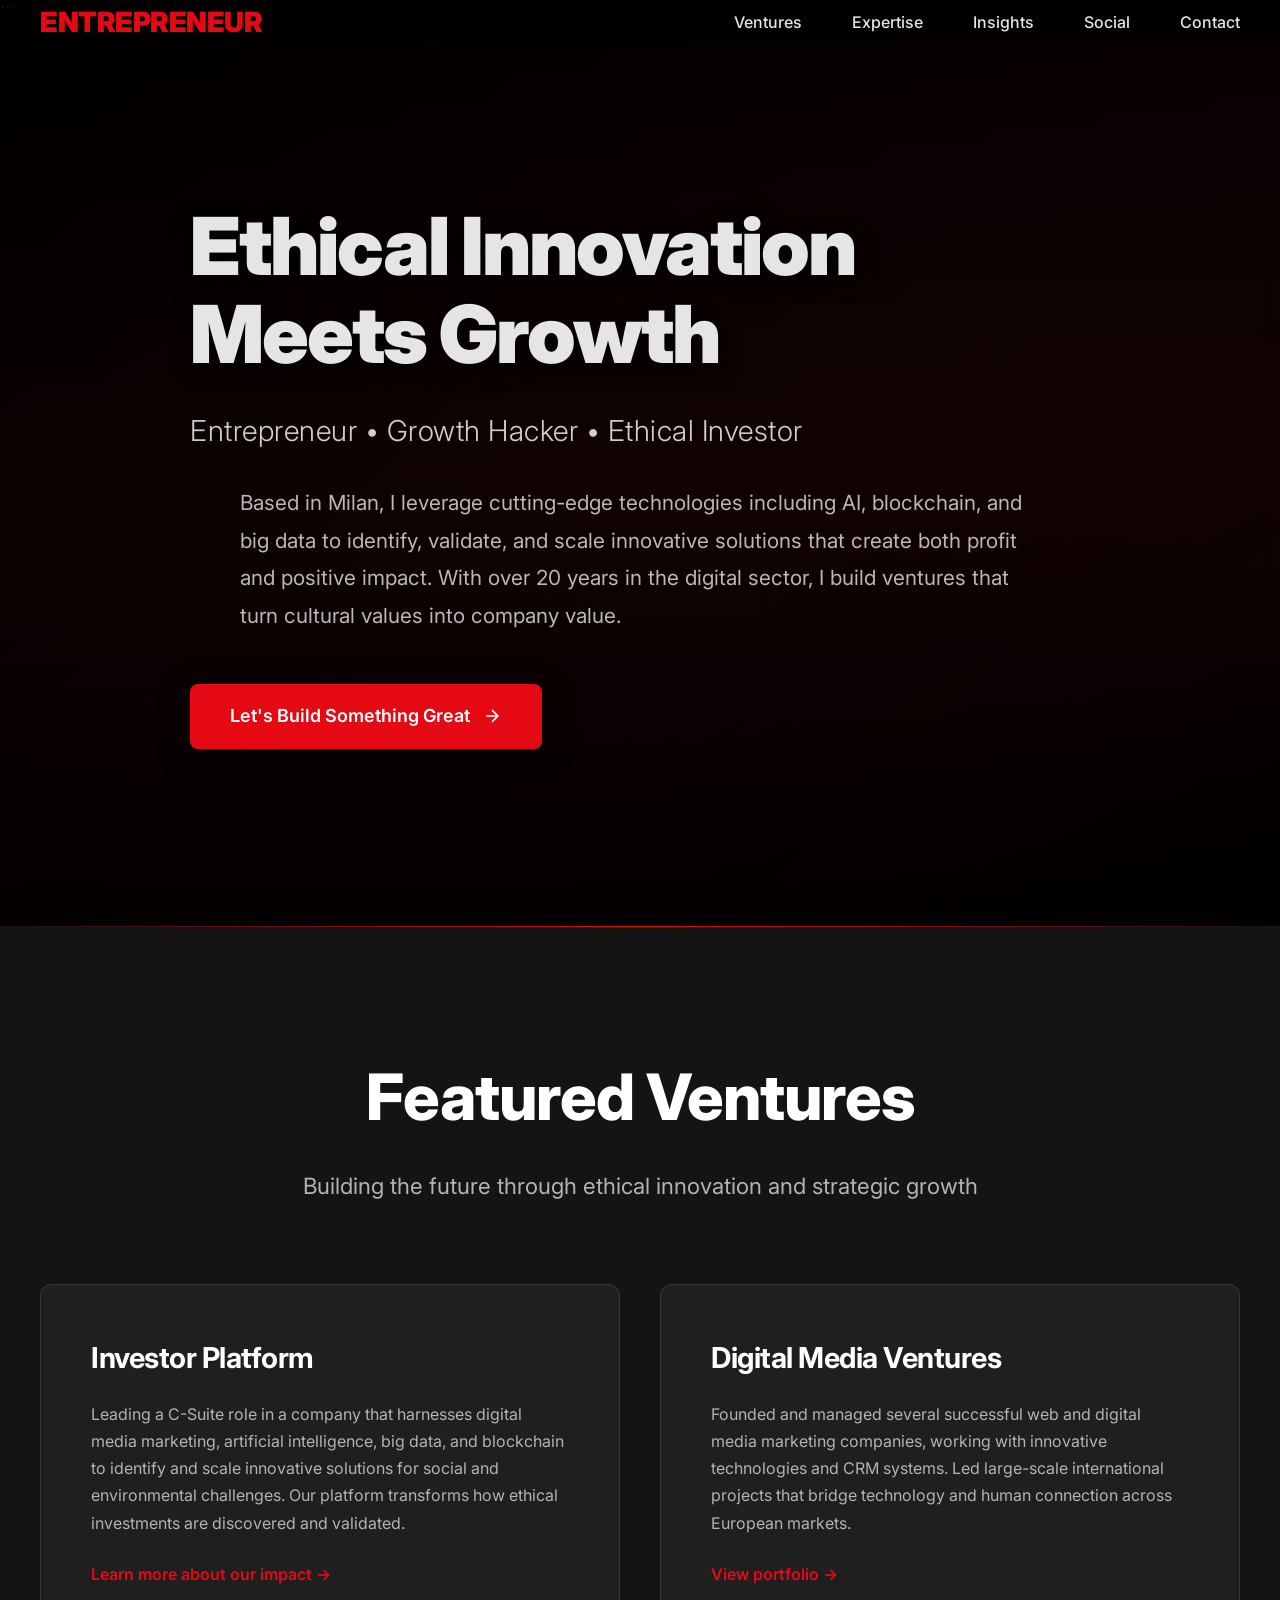
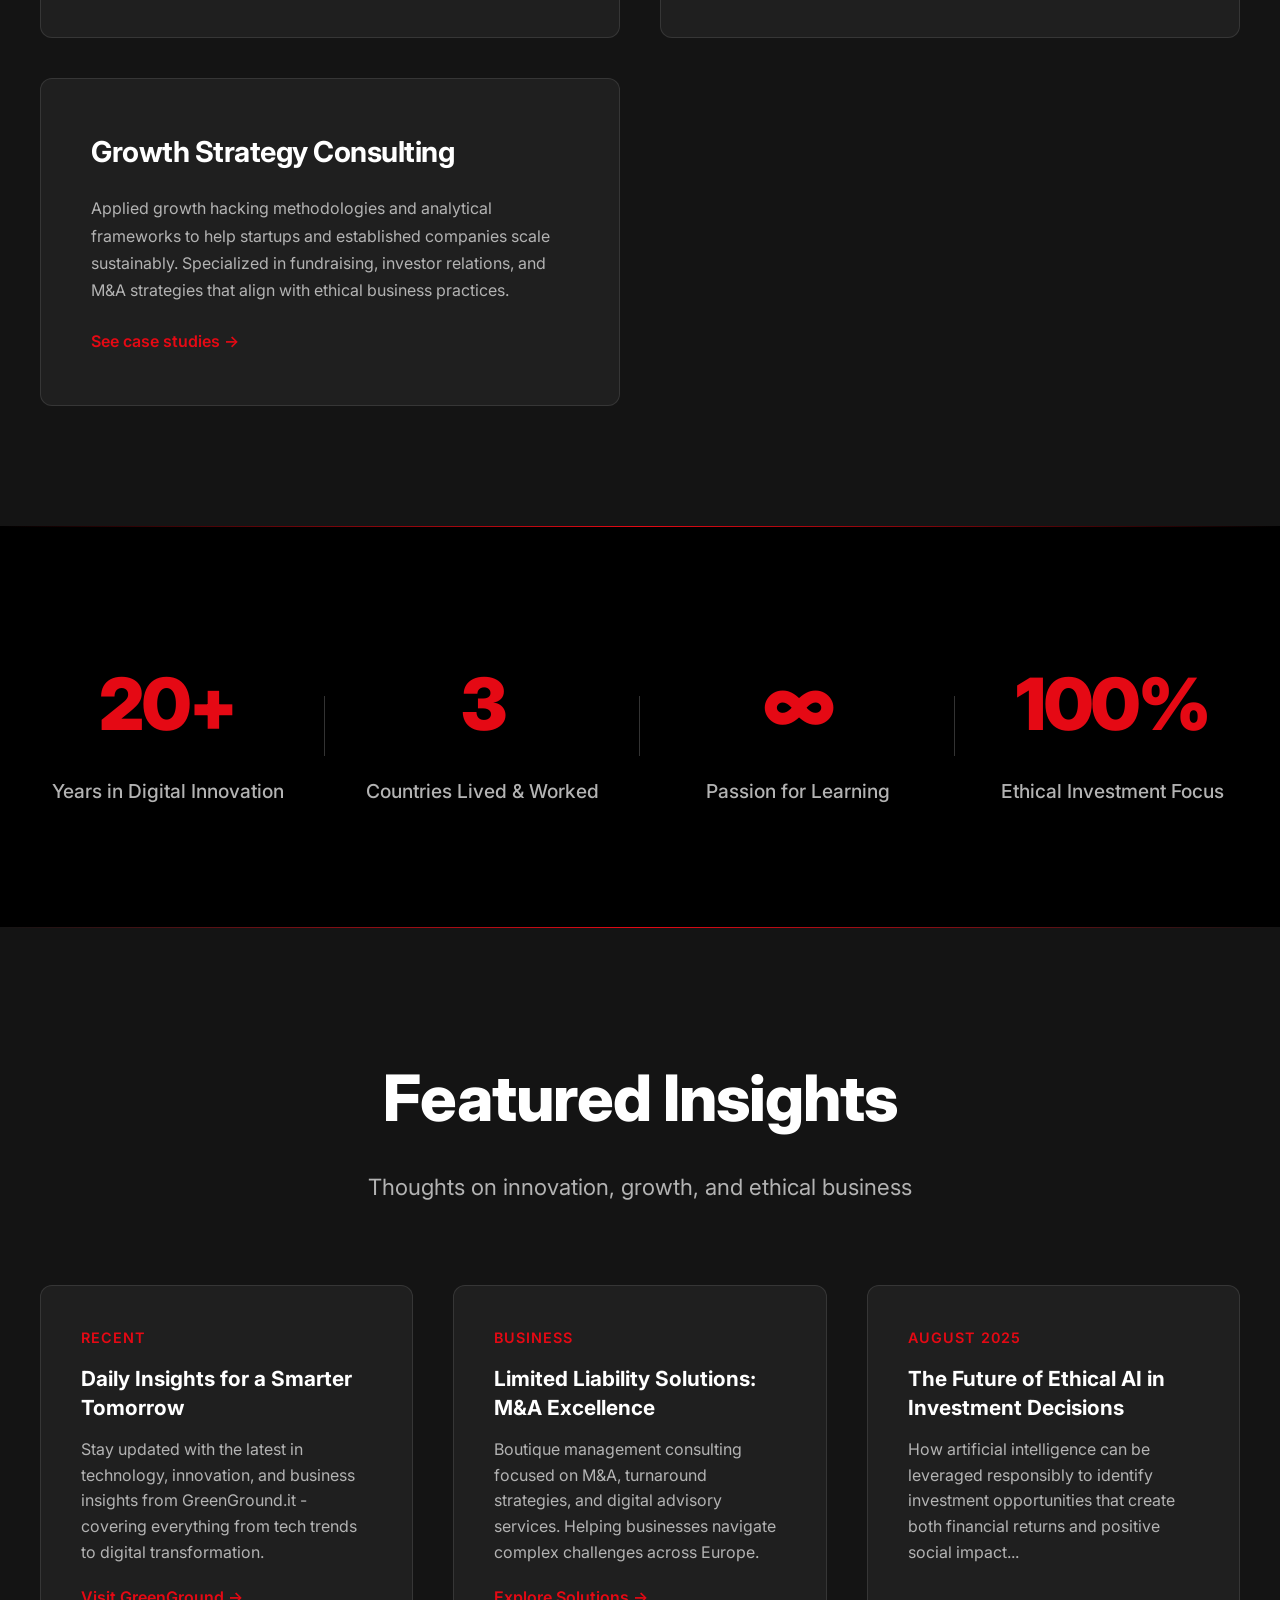
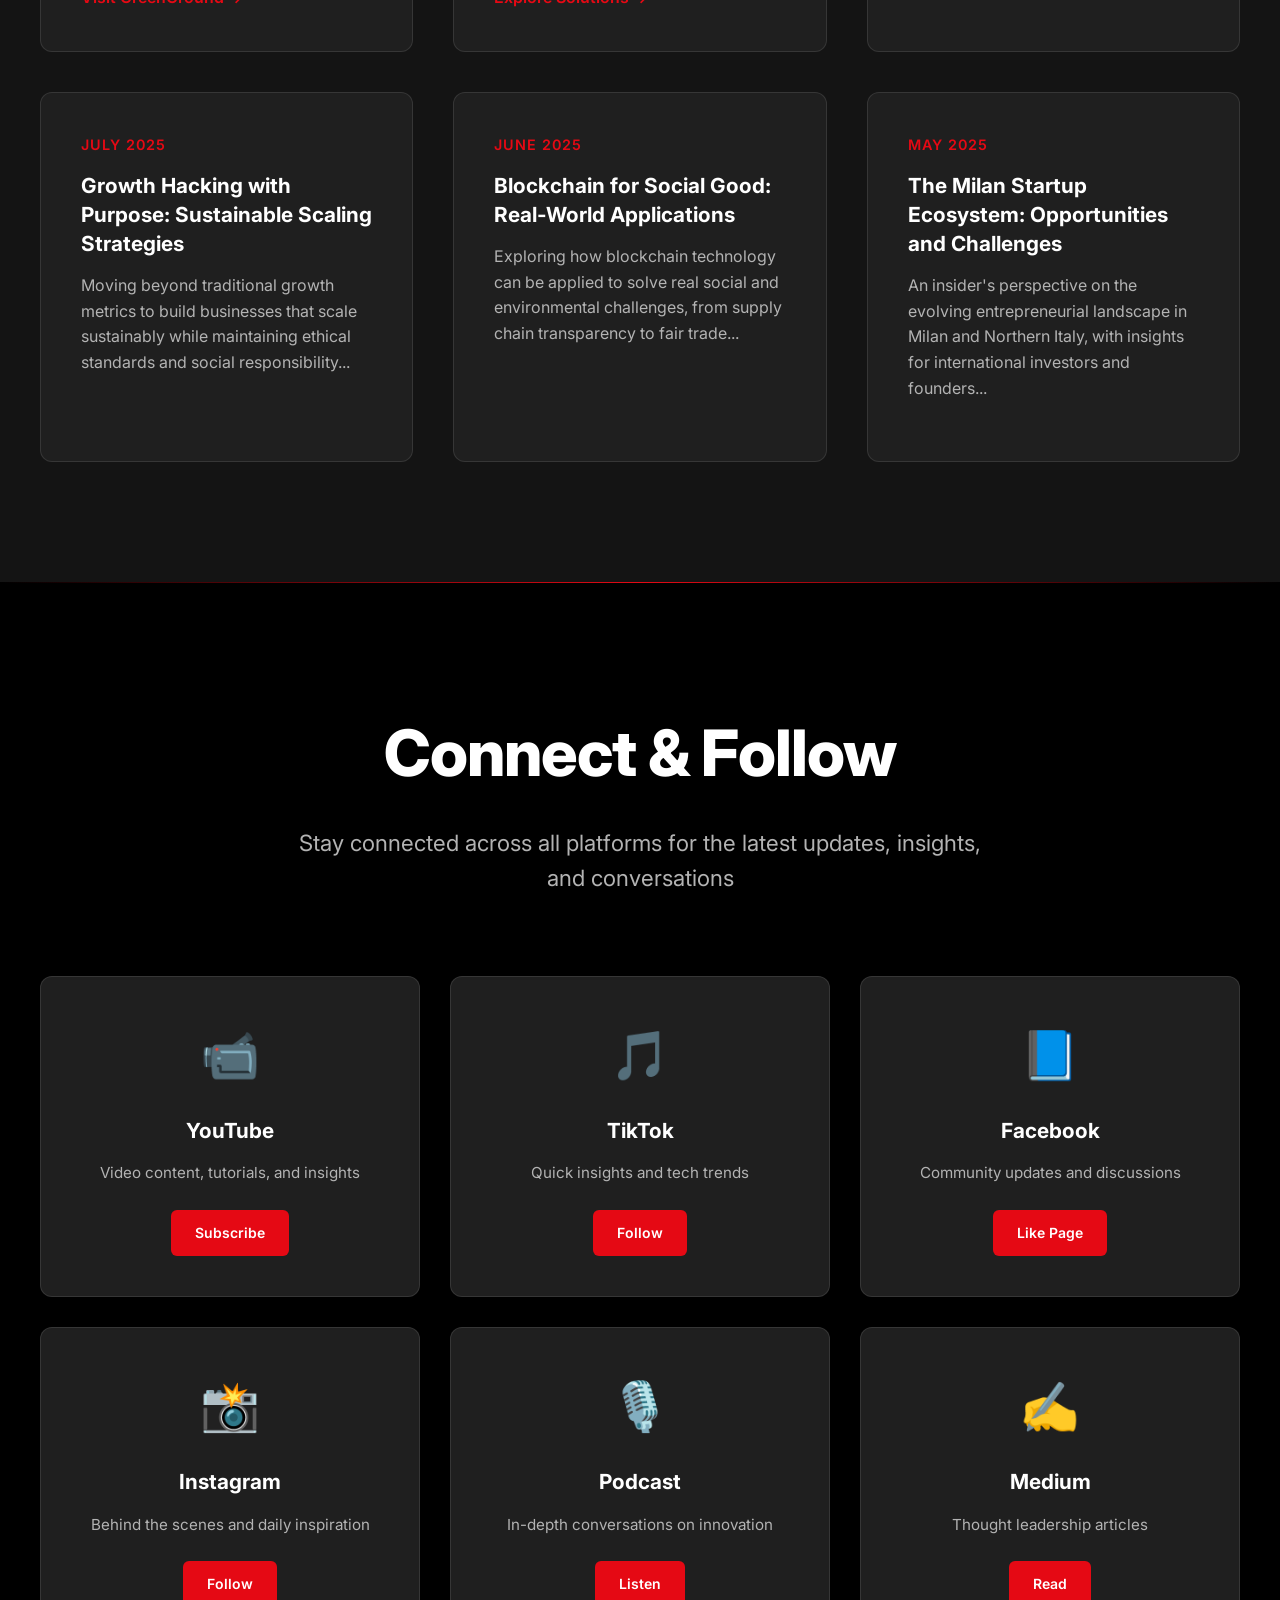
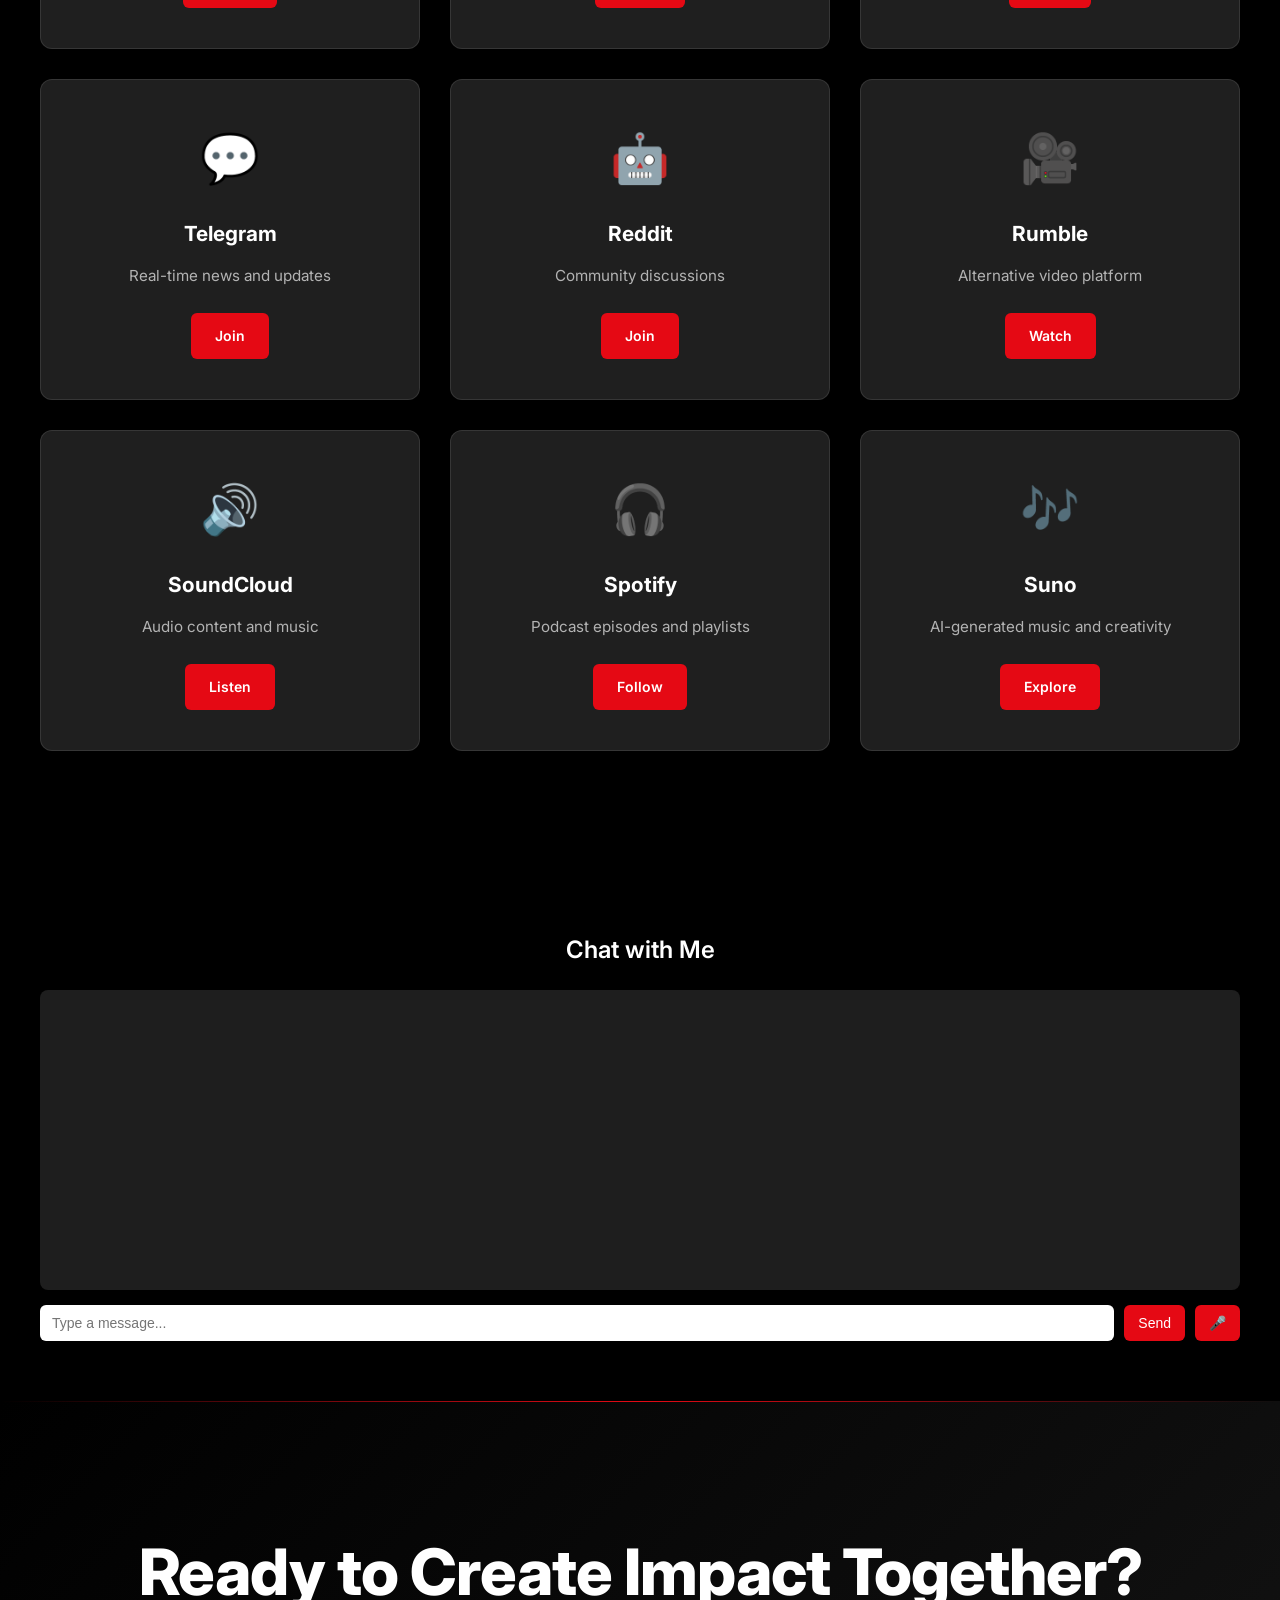
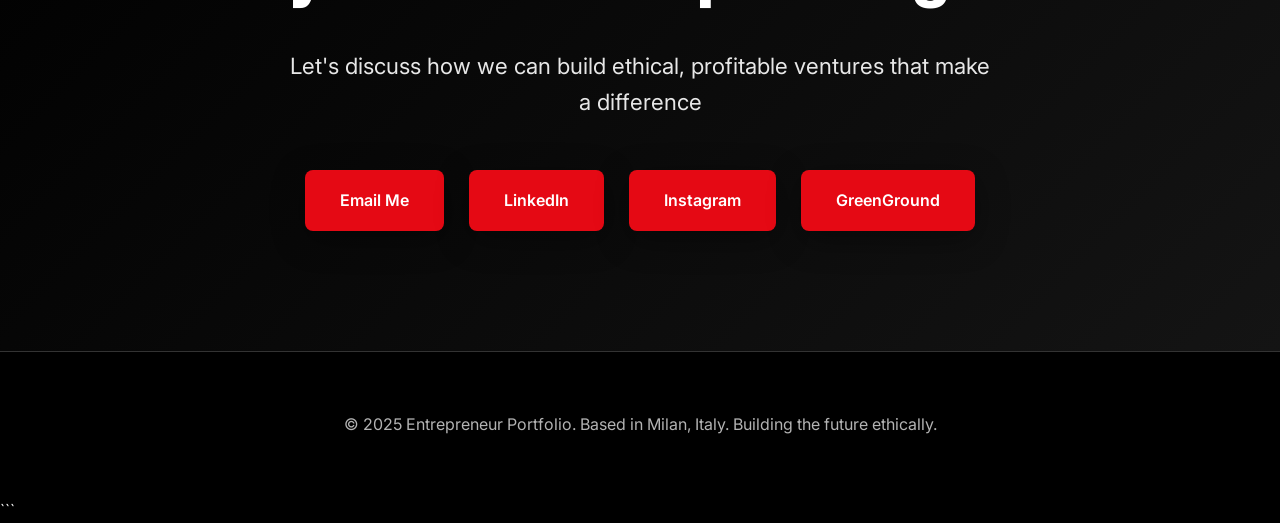
<file: index.html>
<!DOCTYPE html>

<html lang="en">
<head>
    <meta charset="UTF-8">
    <meta name="viewport" content="width=device-width, initial-scale=1.0">
    <meta name="description" content="Portfolio of Livio Acerbo, Milan-based entrepreneur, growth hacker and ethical investor, featuring ventures, insights and consulting on digital innovation.">
    <title>Entrepreneur & Growth Hacker | Milan</title>
    <link rel="preconnect" href="https://fonts.googleapis.com">
    <link rel="preconnect" href="https://fonts.gstatic.com" crossorigin>
    <link href="https://fonts.googleapis.com/css2?family=Inter:wght@300;400;500;600;700;800;900&display=swap" rel="stylesheet">
    <link rel="stylesheet" href="styles.css">
</head>
<body>
    <!-- Header -->
    <header>
        <nav class="container">
            <a href="#" class="logo">ENTREPRENEUR</a>
            <ul class="nav-links">
                <li><a href="#ventures">Ventures</a></li>
                <li><a href="#expertise">Expertise</a></li>
                <li><a href="#insights">Insights</a></li>
                <li><a href="#social">Social</a></li>
                <li><a href="#contact">Contact</a></li>
            </ul>
        </nav>
    </header>

```
<!-- Hero Section -->
<section class="hero">
    <div class="container">
        <div class="hero-content">
            <h1>Ethical Innovation Meets Growth</h1>
            <p class="hero-subtitle">Entrepreneur • Growth Hacker • Ethical Investor</p>
            <p class="hero-description">
                Based in Milan, I leverage cutting-edge technologies including AI, blockchain, and big data to identify, validate, and scale innovative solutions that create both profit and positive impact. With over 20 years in the digital sector, I build ventures that turn cultural values into company value.
            </p>
            <a href="#contact" class="cta-button">
                Let's Build Something Great
                <svg width="20" height="20" viewBox="0 0 24 24" fill="none" stroke="currentColor" stroke-width="2">
                    <path d="M5 12h14M12 5l7 7-7 7"/>
                </svg>
            </a>
        </div>
    </div>
</section>

<!-- Featured Ventures -->
<section class="featured" id="ventures">
    <div class="container">

        
        <div class="section-header">
            <h2 class="section-title">Featured Ventures</h2>
            <p class="section-subtitle">Building the future through ethical innovation and strategic growth</p>
        </div>
        
        <div class="featured-grid">
            <div class="featured-item scroll-animate" style="opacity: 1; transform: translateY(0);">
                <h3>Investor Platform</h3>
                <p>Leading a C-Suite role in a company that harnesses digital media marketing, artificial intelligence, big data, and blockchain to identify and scale innovative solutions for social and environmental challenges. Our platform transforms how ethical investments are discovered and validated.</p>
                <a href="#" class="learn-more">Learn more about our impact →</a>
            </div>
            
            <div class="featured-item scroll-animate" style="opacity: 1; transform: translateY(0);">
                <h3>Digital Media Ventures</h3>
                <p>Founded and managed several successful web and digital media marketing companies, working with innovative technologies and CRM systems. Led large-scale international projects that bridge technology and human connection across European markets.</p>
                <a href="#" class="learn-more">View portfolio →</a>
            </div>
            
            <div class="featured-item scroll-animate" style="opacity: 1; transform: translateY(0);">
                <h3>Growth Strategy Consulting</h3>
                <p>Applied growth hacking methodologies and analytical frameworks to help startups and established companies scale sustainably. Specialized in fundraising, investor relations, and M&A strategies that align with ethical business practices.</p>
                <a href="#" class="learn-more">See case studies →</a>
            </div>
        </div>
    </div>
</section>

<!-- Stats Section -->
<section class="stats">
    <div class="container">
        <div class="stats-grid">
            <div class="stat-item scroll-animate">
                <h3>20+</h3>
                <p>Years in Digital Innovation</p>
            </div>
            <div class="stat-item scroll-animate">
                <h3>3</h3>
                <p>Countries Lived & Worked</p>
            </div>
            <div class="stat-item scroll-animate">
                <h3>∞</h3>
                <p>Passion for Learning</p>
            </div>
            <div class="stat-item scroll-animate">
                <h3>100%</h3>
                <p>Ethical Investment Focus</p>
            </div>
        </div>
    </div>
</section>

<!-- Featured Insights -->
<section class="news" id="insights">
    <div class="container">
        <div class="section-header">
            <h2 class="section-title">Featured Insights</h2>
            <p class="section-subtitle">Thoughts on innovation, growth, and ethical business</p>
        </div>
        
        <div class="news-grid" id="latest-content">
            <!-- Content will be dynamically loaded from RSS feeds -->
            <div class="news-item scroll-animate">
                <div class="news-date">Recent</div>
                <h4>Daily Insights for a Smarter Tomorrow</h4>
                <p>Stay updated with the latest in technology, innovation, and business insights from GreenGround.it - covering everything from tech trends to digital transformation.</p>
                <a href="https://greenground.it" target="_blank" style="color: var(--netflix-red); text-decoration: none; font-weight: 600;">Visit GreenGround →</a>
            </div>
            
            <div class="news-item scroll-animate">
                <div class="news-date">Business</div>
                <h4>Limited Liability Solutions: M&A Excellence</h4>
                <p>Boutique management consulting focused on M&A, turnaround strategies, and digital advisory services. Helping businesses navigate complex challenges across Europe.</p>
                <a href="https://limitedliability.solutions" target="_blank" style="color: var(--netflix-red); text-decoration: none; font-weight: 600;">Explore Solutions →</a>
            </div>
            
            <div class="news-item scroll-animate">
                <div class="news-date">August 2025</div>
                <h4>The Future of Ethical AI in Investment Decisions</h4>
                <p>How artificial intelligence can be leveraged responsibly to identify investment opportunities that create both financial returns and positive social impact...</p>
            </div>
            
            <div class="news-item scroll-animate">
                <div class="news-date">July 2025</div>
                <h4>Growth Hacking with Purpose: Sustainable Scaling Strategies</h4>
                <p>Moving beyond traditional growth metrics to build businesses that scale sustainably while maintaining ethical standards and social responsibility...</p>
            </div>
            
            <div class="news-item scroll-animate">
                <div class="news-date">June 2025</div>
                <h4>Blockchain for Social Good: Real-World Applications</h4>
                <p>Exploring how blockchain technology can be applied to solve real social and environmental challenges, from supply chain transparency to fair trade...</p>
            </div>
            
            <div class="news-item scroll-animate">
                <div class="news-date">May 2025</div>
                <h4>The Milan Startup Ecosystem: Opportunities and Challenges</h4>
                <p>An insider's perspective on the evolving entrepreneurial landscape in Milan and Northern Italy, with insights for international investors and founders...</p>
            </div>
        </div>
    </div>
</section>

<!-- Social Section -->
<section class="social" id="social">
    <div class="container">
        <div class="section-header">
            <h2 class="section-title" style="color: var(--netflix-white);">Connect & Follow</h2>
            <p class="section-subtitle" style="color: var(--netflix-text-secondary);">Stay connected across all platforms for the latest updates, insights, and conversations</p>
        </div>
        
        <div class="social-grid">
            <div class="social-platform scroll-animate">
                <span class="social-icon">📹</span>
                <h4>YouTube</h4>
                <p>Video content, tutorials, and insights</p>
                <a href="https://youtube.com/@LivioAcerbo" target="_blank" class="social-link">Subscribe</a>
            </div>
            
            <div class="social-platform scroll-animate">
                <span class="social-icon">🎵</span>
                <h4>TikTok</h4>
                <p>Quick insights and tech trends</p>
                <a href="https://www.tiktok.com/@greengroundit" target="_blank" class="social-link">Follow</a>
            </div>
            
            <div class="social-platform scroll-animate">
                <span class="social-icon">📘</span>
                <h4>Facebook</h4>
                <p>Community updates and discussions</p>
                <a href="https://www.facebook.com/greengroundit/" target="_blank" class="social-link">Like Page</a>
            </div>
            
            <div class="social-platform scroll-animate">
                <span class="social-icon">📸</span>
                <h4>Instagram</h4>
                <p>Behind the scenes and daily inspiration</p>
                <a href="https://www.instagram.com/lacer2k/" target="_blank" class="social-link">Follow</a>
            </div>
            
            <div class="social-platform scroll-animate">
                <span class="social-icon">🎙️</span>
                <h4>Podcast</h4>
                <p>In-depth conversations on innovation</p>
                <a href="https://anchor.fm/livioacerbo" target="_blank" class="social-link">Listen</a>
            </div>
            
            <div class="social-platform scroll-animate">
                <span class="social-icon">✍️</span>
                <h4>Medium</h4>
                <p>Thought leadership articles</p>
                <a href="https://medium.com/@livioandreaacerbo/" target="_blank" class="social-link">Read</a>
            </div>
            
            <div class="social-platform scroll-animate">
                <span class="social-icon">💬</span>
                <h4>Telegram</h4>
                <p>Real-time news and updates</p>
                <a href="https://t.me/greengrounditnews" target="_blank" class="social-link">Join</a>
            </div>
            
            <div class="social-platform scroll-animate">
                <span class="social-icon">🤖</span>
                <h4>Reddit</h4>
                <p>Community discussions</p>
                <a href="https://reddit.com/r/greengroundnews" target="_blank" class="social-link">Join</a>
            </div>
            
            <div class="social-platform scroll-animate">
                <span class="social-icon">🎥</span>
                <h4>Rumble</h4>
                <p>Alternative video platform</p>
                <a href="https://rumble.com/c/c-5314480" target="_blank" class="social-link">Watch</a>
            </div>
            
            <div class="social-platform scroll-animate">
                <span class="social-icon">🔊</span>
                <h4>SoundCloud</h4>
                <p>Audio content and music</p>
                <a href="https://soundcloud.com/greenground-955612902" target="_blank" class="social-link">Listen</a>
            </div>
            
            <div class="social-platform scroll-animate">
                <span class="social-icon">🎧</span>
                <h4>Spotify</h4>
                <p>Podcast episodes and playlists</p>
                <a href="https://open.spotify.com/show/5yPPdG3CnnVb2geWrxxu9X?si=zBN3u8mdS02BRPCriAaeag" target="_blank" class="social-link">Follow</a>
            </div>
            
            <div class="social-platform scroll-animate">
                <span class="social-icon">🎶</span>
                <h4>Suno</h4>
                <p>AI-generated music and creativity</p>
                <a href="https://suno.com/@lacer2k" target="_blank" class="social-link">Explore</a>
            </div>
        </div>
    </div>
</section>

<!-- Chat Section -->
<section class="chat" id="chat">
    <div class="container">
        <h2>Chat with Me</h2>
        <div id="chat-window" class="chat-window"></div>
        <div class="chat-input-group">
            <input type="text" id="chat-input" placeholder="Type a message..." />
            <button id="send-btn">Send</button>
            <button id="record-btn">🎤</button>
        </div>
    </div>
</section>

<!-- Contact Section -->
<section class="contact" id="contact">
    <div class="container">
        <h2>Ready to Create Impact Together?</h2>
        <p>Let's discuss how we can build ethical, profitable ventures that make a difference</p>
        <div class="contact-buttons">
            <a href="mailto:livio@greenground.it" class="contact-btn">Email Me</a>
            <a href="https://www.linkedin.com/in/livio-acerbo/" target="_blank" class="contact-btn">LinkedIn</a>
            <a href="https://www.instagram.com/lacer2k/" target="_blank" class="contact-btn">Instagram</a>
            <a href="https://greenground.it" target="_blank" class="contact-btn">GreenGround</a>
        </div>
    </div>
</section>

<!-- Footer -->
<footer>
    <div class="container">
        <p>&copy; 2025 Entrepreneur Portfolio. Based in Milan, Italy. Building the future ethically.</p>
    </div>
</footer>

<script src="main.js"></script>
```

</body>
</html>
</file>
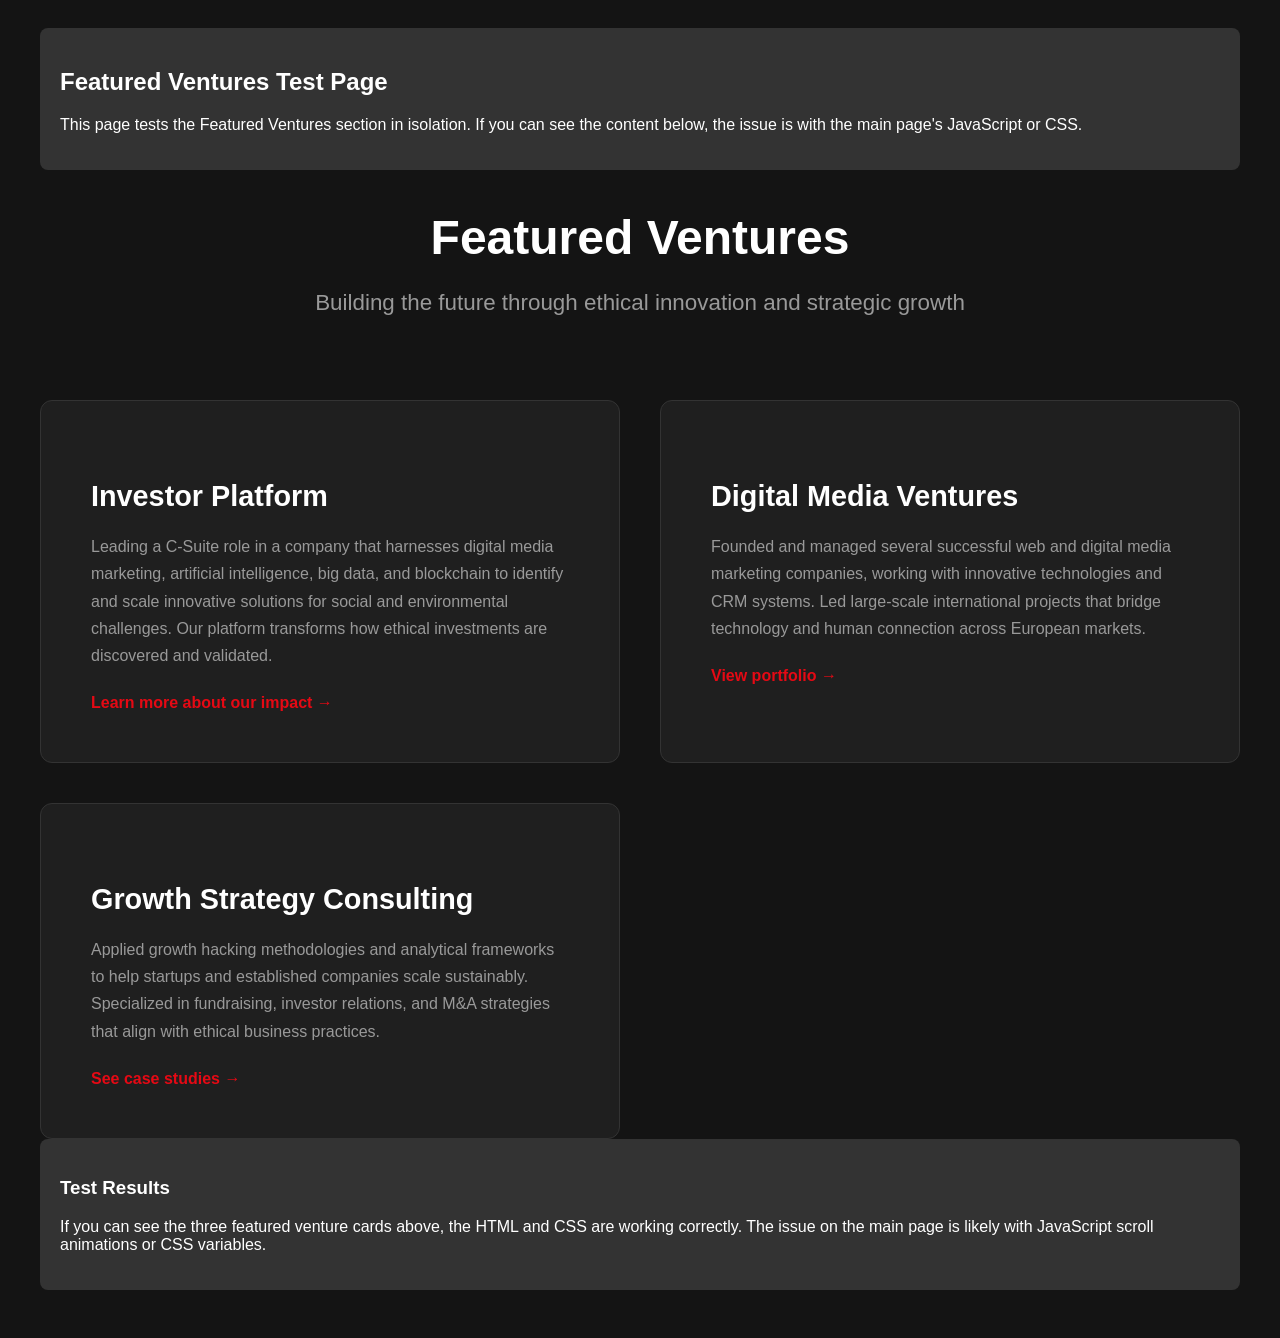
<file: test-ventures.html>
<!DOCTYPE html>
<html lang="en">
<head>
    <meta charset="UTF-8">
    <meta name="viewport" content="width=device-width, initial-scale=1.0">
    <title>Featured Ventures Test</title>
    <style>
        body { 
            font-family: Arial, sans-serif; 
            padding: 20px; 
            background: #141414; 
            color: white; 
        }
        
        .container { max-width: 1200px; margin: 0 auto; }
        
        .section-header {
            text-align: center;
            margin-bottom: 80px;
        }
        
        .section-title {
            font-size: 3rem;
            font-weight: 800;
            margin-bottom: 20px;
            color: white;
        }
        
        .section-subtitle {
            font-size: 1.4rem;
            color: #999;
            max-width: 700px;
            margin: 0 auto;
            line-height: 1.6;
        }
        
        .featured-grid {
            display: grid;
            grid-template-columns: repeat(auto-fit, minmax(400px, 1fr));
            gap: 40px;
            margin-top: 80px;
        }
        
        .featured-item {
            background: #1f1f1f;
            border-radius: 12px;
            padding: 50px;
            border: 1px solid #333;
            transition: all 0.4s ease;
        }
        
        .featured-item h3 {
            font-size: 1.8rem;
            font-weight: 700;
            margin-bottom: 20px;
            color: white;
        }
        
        .featured-item p {
            color: #999;
            margin-bottom: 25px;
            line-height: 1.7;
            font-size: 16px;
        }
        
        .learn-more {
            color: #e50914;
            text-decoration: none;
            font-weight: 600;
            display: inline-flex;
            align-items: center;
            gap: 8px;
            font-size: 16px;
        }
        
        .learn-more:hover {
            color: #f40612;
        }
        
        .test-info {
            background: #333;
            padding: 20px;
            border-radius: 8px;
            margin-bottom: 20px;
        }
    </style>
</head>
<body>
    <div class="container">
        <div class="test-info">
            <h2>Featured Ventures Test Page</h2>
            <p>This page tests the Featured Ventures section in isolation. If you can see the content below, the issue is with the main page's JavaScript or CSS.</p>
        </div>
        
        <section class="featured" id="ventures">
            <div class="section-header">
                <h2 class="section-title">Featured Ventures</h2>
                <p class="section-subtitle">Building the future through ethical innovation and strategic growth</p>
            </div>
            
            <div class="featured-grid">
                <div class="featured-item">
                    <h3>Investor Platform</h3>
                    <p>Leading a C-Suite role in a company that harnesses digital media marketing, artificial intelligence, big data, and blockchain to identify and scale innovative solutions for social and environmental challenges. Our platform transforms how ethical investments are discovered and validated.</p>
                    <a href="#" class="learn-more">Learn more about our impact →</a>
                </div>
                
                <div class="featured-item">
                    <h3>Digital Media Ventures</h3>
                    <p>Founded and managed several successful web and digital media marketing companies, working with innovative technologies and CRM systems. Led large-scale international projects that bridge technology and human connection across European markets.</p>
                    <a href="#" class="learn-more">View portfolio →</a>
                </div>
                
                <div class="featured-item">
                    <h3>Growth Strategy Consulting</h3>
                    <p>Applied growth hacking methodologies and analytical frameworks to help startups and established companies scale sustainably. Specialized in fundraising, investor relations, and M&A strategies that align with ethical business practices.</p>
                    <a href="#" class="learn-more">See case studies →</a>
                </div>
            </div>
        </section>
        
        <div class="test-info">
            <h3>Test Results</h3>
            <p>If you can see the three featured venture cards above, the HTML and CSS are working correctly. The issue on the main page is likely with JavaScript scroll animations or CSS variables.</p>
        </div>
    </div>
</body>
</html>
</file>
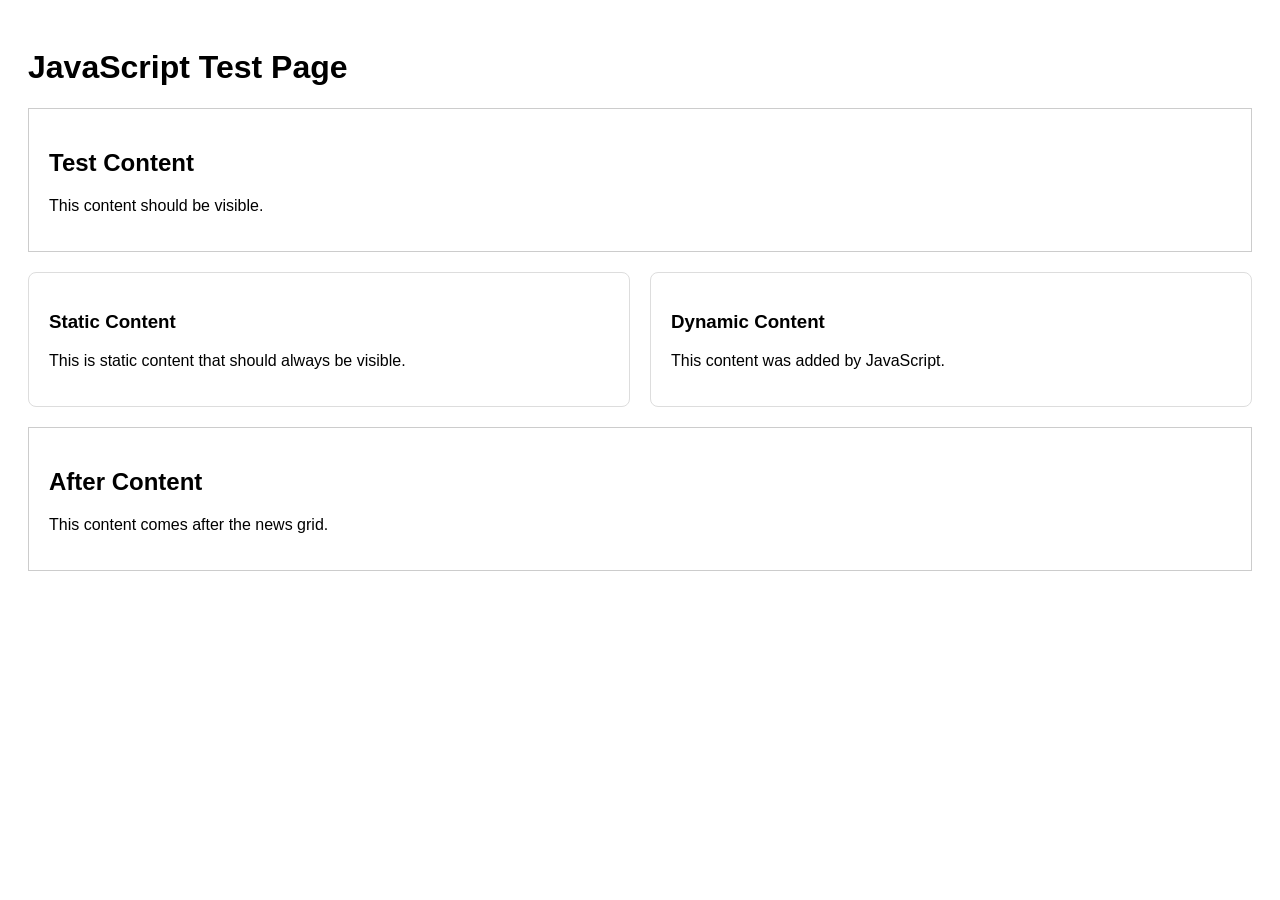
<file: test.html>
<!DOCTYPE html>
<html lang="en">
<head>
    <meta charset="UTF-8">
    <meta name="viewport" content="width=device-width, initial-scale=1.0">
    <title>JavaScript Test</title>
    <style>
        body { font-family: Arial, sans-serif; padding: 20px; }
        .test-content { margin: 20px 0; padding: 20px; border: 1px solid #ccc; }
        .news-grid { display: grid; grid-template-columns: repeat(auto-fit, minmax(300px, 1fr)); gap: 20px; }
        .news-item { padding: 20px; border: 1px solid #ddd; border-radius: 8px; }
    </style>
</head>
<body>
    <h1>JavaScript Test Page</h1>
    
    <div class="test-content">
        <h2>Test Content</h2>
        <p>This content should be visible.</p>
    </div>
    
    <div class="news-grid" id="latest-content">
        <div class="news-item">
            <h3>Static Content</h3>
            <p>This is static content that should always be visible.</p>
        </div>
    </div>
    
    <div class="test-content">
        <h2>After Content</h2>
        <p>This content comes after the news grid.</p>
    </div>
    
    <script>
        console.log('Test script loaded');
        
        document.addEventListener('DOMContentLoaded', () => {
            console.log('DOM loaded in test page');
            
            const newsGrid = document.getElementById('latest-content');
            if (newsGrid) {
                console.log('✅ Found latest-content element in test page');
                
                // Test adding content
                const newItem = document.createElement('div');
                newItem.className = 'news-item';
                newItem.innerHTML = '<h3>Dynamic Content</h3><p>This content was added by JavaScript.</p>';
                newsGrid.appendChild(newItem);
                console.log('✅ Added dynamic content');
            } else {
                console.error('❌ Could not find latest-content element in test page');
            }
        });
    </script>
</body>
</html>
</file>
<file: styles.css>
* {
    margin: 0;
    padding: 0;
    box-sizing: border-box;
}

:root {
    --netflix-red: #e50914;
    --netflix-red-hover: #f40612;
    --netflix-black: #000000;
    --netflix-dark: #141414;
    --netflix-dark-gray: #1f1f1f;
    --netflix-gray: #333333;
    --netflix-light-gray: #808080;
    --netflix-white: #ffffff;
    --netflix-text: #e5e5e5;
    --netflix-text-secondary: #b3b3b3;
    --netflix-gradient: linear-gradient(180deg, rgba(0,0,0,0.7) 0%, rgba(0,0,0,0.3) 50%, rgba(0,0,0,0.8) 100%);
    --netflix-shadow: 0 8px 32px rgba(0, 0, 0, 0.4);
    --netflix-border: rgba(255, 255, 255, 0.1);
}

body {
    font-family: 'Inter', -apple-system, BlinkMacSystemFont, 'Segoe UI', Roboto, sans-serif;
    line-height: 1.6;
    color: var(--netflix-text);
    background: var(--netflix-black);
    overflow-x: hidden;
}

.container {
    max-width: 1400px;
    margin: 0 auto;
    padding: 0 40px;
}

/* Header */
header {
    background: linear-gradient(180deg, rgba(0,0,0,0.9) 0%, rgba(0,0,0,0.7) 50%, transparent 100%);
    backdrop-filter: blur(20px);
    position: fixed;
    top: 0;
    width: 100%;
    z-index: 1000;
    transition: all 0.3s ease;
}

header.scrolled {
    background: rgba(0, 0, 0, 0.95);
    backdrop-filter: blur(20px);
}

nav {
    display: flex;
    justify-content: space-between;
    align-items: center;
    padding: 25px 0;
}

.logo {
    font-size: 28px;
    font-weight: 900;
    color: var(--netflix-red);
    text-decoration: none;
    letter-spacing: -0.5px;
    text-shadow: 0 2px 4px rgba(0, 0, 0, 0.5);
}

.nav-links {
    display: flex;
    gap: 50px;
    list-style: none;
}

.nav-links a {
    text-decoration: none;
    color: var(--netflix-text);
    font-weight: 500;
    font-size: 16px;
    transition: all 0.3s ease;
    position: relative;
    padding: 8px 0;
}

.nav-links a::after {
    content: '';
    position: absolute;
    bottom: 0;
    left: 0;
    width: 0;
    height: 2px;
    background: var(--netflix-red);
    transition: width 0.3s ease;
}

.nav-links a:hover {
    color: var(--netflix-white);
}

.nav-links a:hover::after {
    width: 100%;
}

/* Hero Section */
.hero {
    min-height: 100vh;
    display: flex;
    align-items: center;
    background: linear-gradient(135deg, rgba(0,0,0,0.8) 0%, rgba(0,0,0,0.4) 100%), 
                url('data:image/svg+xml,<svg xmlns="http://www.w3.org/2000/svg" viewBox="0 0 1920 1080"><defs><linearGradient id="a" x1="0%" y1="0%" x2="100%" y2="100%"><stop offset="0%" style="stop-color:%23e50914;stop-opacity:0.1"/><stop offset="100%" style="stop-color:%23000000;stop-opacity:0.9"/></linearGradient></defs><rect width="1920" height="1080" fill="url(%23a)"/></svg>');
    background-size: cover;
    background-position: center;
    position: relative;
    overflow: hidden;
}

.hero::before {
    content: '';
    position: absolute;
    top: 0;
    left: 0;
    right: 0;
    bottom: 0;
    background: var(--netflix-gradient);
}

.hero-content {
    position: relative;
    z-index: 2;
    max-width: 900px;
}

.hero h1 {
    font-size: clamp(3rem, 8vw, 5rem);
    font-weight: 900;
    margin-bottom: 30px;
    line-height: 1.1;
    letter-spacing: -2px;
    text-shadow: 0 4px 20px rgba(0, 0, 0, 0.8);
    animation: heroTitle 1.2s ease-out;
}

.hero-subtitle {
    font-size: clamp(1.2rem, 3vw, 1.8rem);
    font-weight: 300;
    margin-bottom: 30px;
    opacity: 0.9;
    letter-spacing: 0.5px;
    animation: heroSubtitle 1.4s ease-out;
}

.hero-description {
    font-size: clamp(1rem, 2.5vw, 1.3rem);
    max-width: 800px;
    margin: 0 auto 50px;
    opacity: 0.8;
    line-height: 1.8;
    animation: heroDescription 1.6s ease-out;
}

.cta-button {
    display: inline-flex;
    align-items: center;
    gap: 12px;
    background: var(--netflix-red);
    color: var(--netflix-white);
    padding: 18px 40px;
    text-decoration: none;
    border-radius: 8px;
    font-weight: 600;
    font-size: 18px;
    border: none;
    cursor: pointer;
    transition: all 0.3s ease;
    box-shadow: var(--netflix-shadow);
    animation: heroButton 1.8s ease-out;
    position: relative;
    overflow: hidden;
}

.cta-button::before {
    content: '';
    position: absolute;
    top: 0;
    left: -100%;
    width: 100%;
    height: 100%;
    background: linear-gradient(90deg, transparent, rgba(255,255,255,0.2), transparent);
    transition: left 0.5s ease;
}

.cta-button:hover {
    background: var(--netflix-red-hover);
    transform: translateY(-2px);
    box-shadow: 0 12px 40px rgba(229, 9, 20, 0.4);
}

.cta-button:hover::before {
    left: 100%;
}

/* Featured Section */
.featured {
    padding: 120px 0;
    background: var(--netflix-dark);
    position: relative;
}

.featured::before {
    content: '';
    position: absolute;
    top: 0;
    left: 0;
    right: 0;
    height: 1px;
    background: linear-gradient(90deg, transparent, var(--netflix-red), transparent);
}

.section-header {
    text-align: center;
    margin-bottom: 80px;
}

.section-title {
    font-size: clamp(2.5rem, 5vw, 4rem);
    font-weight: 800;
    margin-bottom: 20px;
    color: var(--netflix-white);
    letter-spacing: -1px;
}

.section-subtitle {
    font-size: clamp(1.1rem, 2.5vw, 1.4rem);
    color: var(--netflix-text-secondary);
    max-width: 700px;
    margin: 0 auto;
    line-height: 1.6;
}

.featured-grid {
    display: grid;
    grid-template-columns: repeat(auto-fit, minmax(400px, 1fr));
    gap: 40px;
    margin-top: 80px;
}

.featured-item {
    background: var(--netflix-dark-gray);
    border-radius: 12px;
    padding: 50px;
    transition: all 0.4s ease;
    border: 1px solid var(--netflix-border);
    position: relative;
    overflow: hidden;
}

.featured-item::before {
    content: '';
    position: absolute;
    top: 0;
    left: 0;
    right: 0;
    height: 3px;
    background: var(--netflix-red);
    transform: scaleX(0);
    transition: transform 0.3s ease;
}

.featured-item:hover {
    transform: translateY(-8px);
    box-shadow: 0 20px 60px rgba(0, 0, 0, 0.6);
    border-color: var(--netflix-red);
}

.featured-item:hover::before {
    transform: scaleX(1);
}

.featured-item h3 {
    font-size: 1.8rem;
    font-weight: 700;
    margin-bottom: 20px;
    color: var(--netflix-white);
    letter-spacing: -0.5px;
}

.featured-item p {
    color: var(--netflix-text-secondary);
    margin-bottom: 25px;
    line-height: 1.7;
    font-size: 16px;
}

.learn-more {
    color: var(--netflix-red);
    text-decoration: none;
    font-weight: 600;
    display: inline-flex;
    align-items: center;
    gap: 8px;
    font-size: 16px;
    transition: all 0.3s ease;
}

.learn-more:hover {
    color: var(--netflix-red-hover);
    transform: translateX(5px);
}

/* Stats Section */
.stats {
    background: var(--netflix-black);
    padding: 120px 0;
    position: relative;
}

.stats::before {
    content: '';
    position: absolute;
    top: 0;
    left: 0;
    right: 0;
    height: 1px;
    background: linear-gradient(90deg, transparent, var(--netflix-red), transparent);
}

.stats-grid {
    display: grid;
    grid-template-columns: repeat(auto-fit, minmax(250px, 1fr));
    gap: 60px;
    text-align: center;
}

.stat-item {
    position: relative;
}

.stat-item::after {
    content: '';
    position: absolute;
    top: 50%;
    right: -30px;
    width: 1px;
    height: 60px;
    background: var(--netflix-gray);
    transform: translateY(-50%);
}

.stat-item:last-child::after {
    display: none;
}

.stat-item h3 {
    font-size: clamp(3rem, 6vw, 4.5rem);
    font-weight: 900;
    margin-bottom: 15px;
    color: var(--netflix-red);
    letter-spacing: -2px;
}

.stat-item p {
    font-size: 1.2rem;
    color: var(--netflix-text-secondary);
    font-weight: 500;
}

/* News Section */
.news {
    padding: 120px 0;
    background: var(--netflix-dark);
    position: relative;
}

.news::before {
    content: '';
    position: absolute;
    top: 0;
    left: 0;
    right: 0;
    height: 1px;
    background: linear-gradient(90deg, transparent, var(--netflix-red), transparent);
}

.news-grid {
    display: grid;
    grid-template-columns: repeat(auto-fit, minmax(350px, 1fr));
    gap: 40px;
    margin-top: 80px;
}

.news-item {
    background: var(--netflix-dark-gray);
    border-radius: 12px;
    padding: 40px;
    border: 1px solid var(--netflix-border);
    transition: all 0.4s ease;
    position: relative;
    overflow: hidden;
}

.news-item::before {
    content: '';
    position: absolute;
    top: 0;
    left: 0;
    right: 0;
    height: 3px;
    background: var(--netflix-red);
    transform: scaleX(0);
    transition: transform 0.3s ease;
}

.news-item:hover {
    transform: translateY(-5px);
    box-shadow: 0 15px 50px rgba(0, 0, 0, 0.6);
    border-color: var(--netflix-red);
}

.news-item:hover::before {
    transform: scaleX(1);
}

.news-date {
    color: var(--netflix-red);
    font-weight: 600;
    font-size: 0.9rem;
    margin-bottom: 15px;
    text-transform: uppercase;
    letter-spacing: 1px;
}

.news-item h4 {
    font-size: 1.3rem;
    font-weight: 700;
    margin-bottom: 15px;
    line-height: 1.4;
    color: var(--netflix-white);
}

.news-item p {
    color: var(--netflix-text-secondary);
    line-height: 1.6;
    margin-bottom: 20px;
}

/* Social Section */
.social {
    padding: 120px 0;
    background: var(--netflix-black);
    position: relative;
}

.social::before {
    content: '';
    position: absolute;
    top: 0;
    left: 0;
    right: 0;
    height: 1px;
    background: linear-gradient(90deg, transparent, var(--netflix-red), transparent);
}

.social-grid {
    display: grid;
    grid-template-columns: repeat(auto-fit, minmax(280px, 1fr));
    gap: 30px;
    margin-top: 80px;
}

.social-platform {
    background: var(--netflix-dark-gray);
    border-radius: 12px;
    padding: 40px 30px;
    text-align: center;
    transition: all 0.4s ease;
    border: 1px solid var(--netflix-border);
    position: relative;
    overflow: hidden;
}

.social-platform::before {
    content: '';
    position: absolute;
    top: 0;
    left: 0;
    right: 0;
    height: 3px;
    background: var(--netflix-red);
    transform: scaleX(0);
    transition: transform 0.3s ease;
}

.social-platform:hover {
    transform: translateY(-5px);
    background: var(--netflix-gray);
    border-color: var(--netflix-red);
    box-shadow: 0 15px 50px rgba(0, 0, 0, 0.6);
}

.social-platform:hover::before {
    transform: scaleX(1);
}

.social-icon {
    font-size: 3rem;
    margin-bottom: 20px;
    display: block;
    transition: transform 0.3s ease;
}

.social-platform:hover .social-icon {
    transform: scale(1.1);
}

.social-platform h4 {
    font-size: 1.3rem;
    font-weight: 700;
    margin-bottom: 15px;
    color: var(--netflix-white);
}

.social-platform p {
    font-size: 0.95rem;
    color: var(--netflix-text-secondary);
    margin-bottom: 25px;
    line-height: 1.5;
}

.social-link {
    color: var(--netflix-white);
    text-decoration: none;
    font-weight: 600;
    padding: 12px 24px;
    background: var(--netflix-red);
    border-radius: 6px;
    display: inline-block;
    transition: all 0.3s ease;
    font-size: 14px;
}

.social-link:hover {
    background: var(--netflix-red-hover);
    transform: translateY(-2px);
    box-shadow: 0 8px 25px rgba(229, 9, 20, 0.4);
}

/* Contact Section */
.contact {
    background: linear-gradient(135deg, var(--netflix-black) 0%, var(--netflix-dark) 100%);
    color: var(--netflix-white);
    padding: 120px 0;
    text-align: center;
    position: relative;
}

.contact::before {
    content: '';
    position: absolute;
    top: 0;
    left: 0;
    right: 0;
    height: 1px;
    background: linear-gradient(90deg, transparent, var(--netflix-red), transparent);
}

.contact h2 {
    font-size: clamp(2.5rem, 5vw, 4rem);
    font-weight: 800;
    margin-bottom: 25px;
    letter-spacing: -1px;
}

.contact p {
    font-size: clamp(1.1rem, 2.5vw, 1.4rem);
    margin-bottom: 50px;
    opacity: 0.9;
    max-width: 700px;
    margin-left: auto;
    margin-right: auto;
    line-height: 1.6;
}

.contact-buttons {
    display: flex;
    justify-content: center;
    gap: 25px;
    flex-wrap: wrap;
}

.contact-btn {
    background: var(--netflix-red);
    color: var(--netflix-white);
    padding: 18px 35px;
    text-decoration: none;
    border-radius: 8px;
    font-weight: 600;
    font-size: 16px;
    border: none;
    transition: all 0.3s ease;
    box-shadow: var(--netflix-shadow);
}

.contact-btn:hover {
    background: var(--netflix-red-hover);
    transform: translateY(-2px);
    box-shadow: 0 12px 40px rgba(229, 9, 20, 0.4);
}

/* Footer */
footer {
    background: var(--netflix-black);
    color: var(--netflix-text-secondary);
    padding: 60px 0;
    text-align: center;
    border-top: 1px solid var(--netflix-gray);
}

footer p {
    font-size: 16px;
    line-height: 1.6;
}

/* Responsive Design */
@media (max-width: 768px) {
    .container {
        padding: 0 20px;
    }

    .nav-links {
        display: none;
    }

    .hero {
        padding: 100px 0 60px;
    }

    .featured-grid,
    .news-grid {
        grid-template-columns: 1fr;
    }

    .stats-grid {
        grid-template-columns: repeat(2, 1fr);
        gap: 40px;
    }

    .stats-grid .stat-item:nth-child(2)::after {
        display: none;
    }

    .social-grid {
        grid-template-columns: repeat(auto-fit, minmax(250px, 1fr));
    }

    .contact-buttons {
        flex-direction: column;
        align-items: center;
    }

    .featured-item,
    .news-item,
    .social-platform {
        padding: 30px 25px;
    }
}

/* Animations */
@keyframes heroTitle {
    from {
        opacity: 0;
        transform: translateY(30px);
    }
    to {
        opacity: 1;
        transform: translateY(0);
    }
}

@keyframes heroSubtitle {
    from {
        opacity: 0;
        transform: translateY(30px);
    }
    to {
        opacity: 1;
        transform: translateY(0);
    }
}

@keyframes heroDescription {
    from {
        opacity: 0;
        transform: translateY(30px);
    }
    to {
        opacity: 1;
        transform: translateY(0);
    }
}

@keyframes heroButton {
    from {
        opacity: 0;
        transform: translateY(30px);
    }
    to {
        opacity: 1;
        transform: translateY(0);
    }
}

.fade-in {
    animation: fadeInUp 0.8s ease forwards;
}

@keyframes fadeInUp {
    from {
        opacity: 0;
        transform: translateY(40px);
    }
    to {
        opacity: 1;
        transform: translateY(0);
    }
}

/* Scroll animations */
.scroll-animate {
    opacity: 1; /* Changed from 0 to 1 to ensure content is visible by default */
    transform: translateY(0); /* Changed from translateY(40px) to translateY(0) */
    transition: all 0.8s ease;
}

.scroll-animate.animate {
    opacity: 1;
    transform: translateY(0);
}

/* Add a subtle entrance animation for elements that should animate in */
.scroll-animate.entrance {
    opacity: 0;
    transform: translateY(40px);
}

.scroll-animate.entrance.animate {
    opacity: 1;
    transform: translateY(0);
}

/* Chat Interface */
.chat {
  background: var(--netflix-black);
  color: var(--netflix-white);
  padding: 60px 0;
}
.chat h2 {
  margin-bottom: 20px;
  font-weight: 600;
  text-align: center;
}
.chat-window {
  background: #1e1e1e;
  border-radius: 8px;
  padding: 20px;
  height: 300px;
  overflow-y: auto;
  margin-bottom: 15px;
}
.message {
  display: flex;
  margin-bottom: 10px;
}
.message.user {
  justify-content: flex-end;
}
.message.bot {
  justify-content: flex-start;
}
.message-bubble {
  max-width: 70%;
  padding: 10px 14px;
  border-radius: 12px;
  font-size: 14px;
  line-height: 1.4;
}
.user .message-bubble {
  background: var(--netflix-red);
  color: #fff;
  border-bottom-right-radius: 0;
}
.bot .message-bubble {
  background: #2f2f2f;
  color: #fff;
  border-bottom-left-radius: 0;
}
.message audio {
  width: 180px;
}
.chat-input-group {
  display: flex;
  gap: 10px;
}
#chat-input {
  flex: 1;
  padding: 10px 12px;
  border: none;
  border-radius: 6px;
  font-size: 14px;
}
#send-btn, #record-btn {
  background: var(--netflix-red);
  color: #fff;
  border: none;
  border-radius: 6px;
  padding: 10px 14px;
  cursor: pointer;
  font-size: 14px;
}
#record-btn.recording {
  background: #e67e22;
}
</file>
